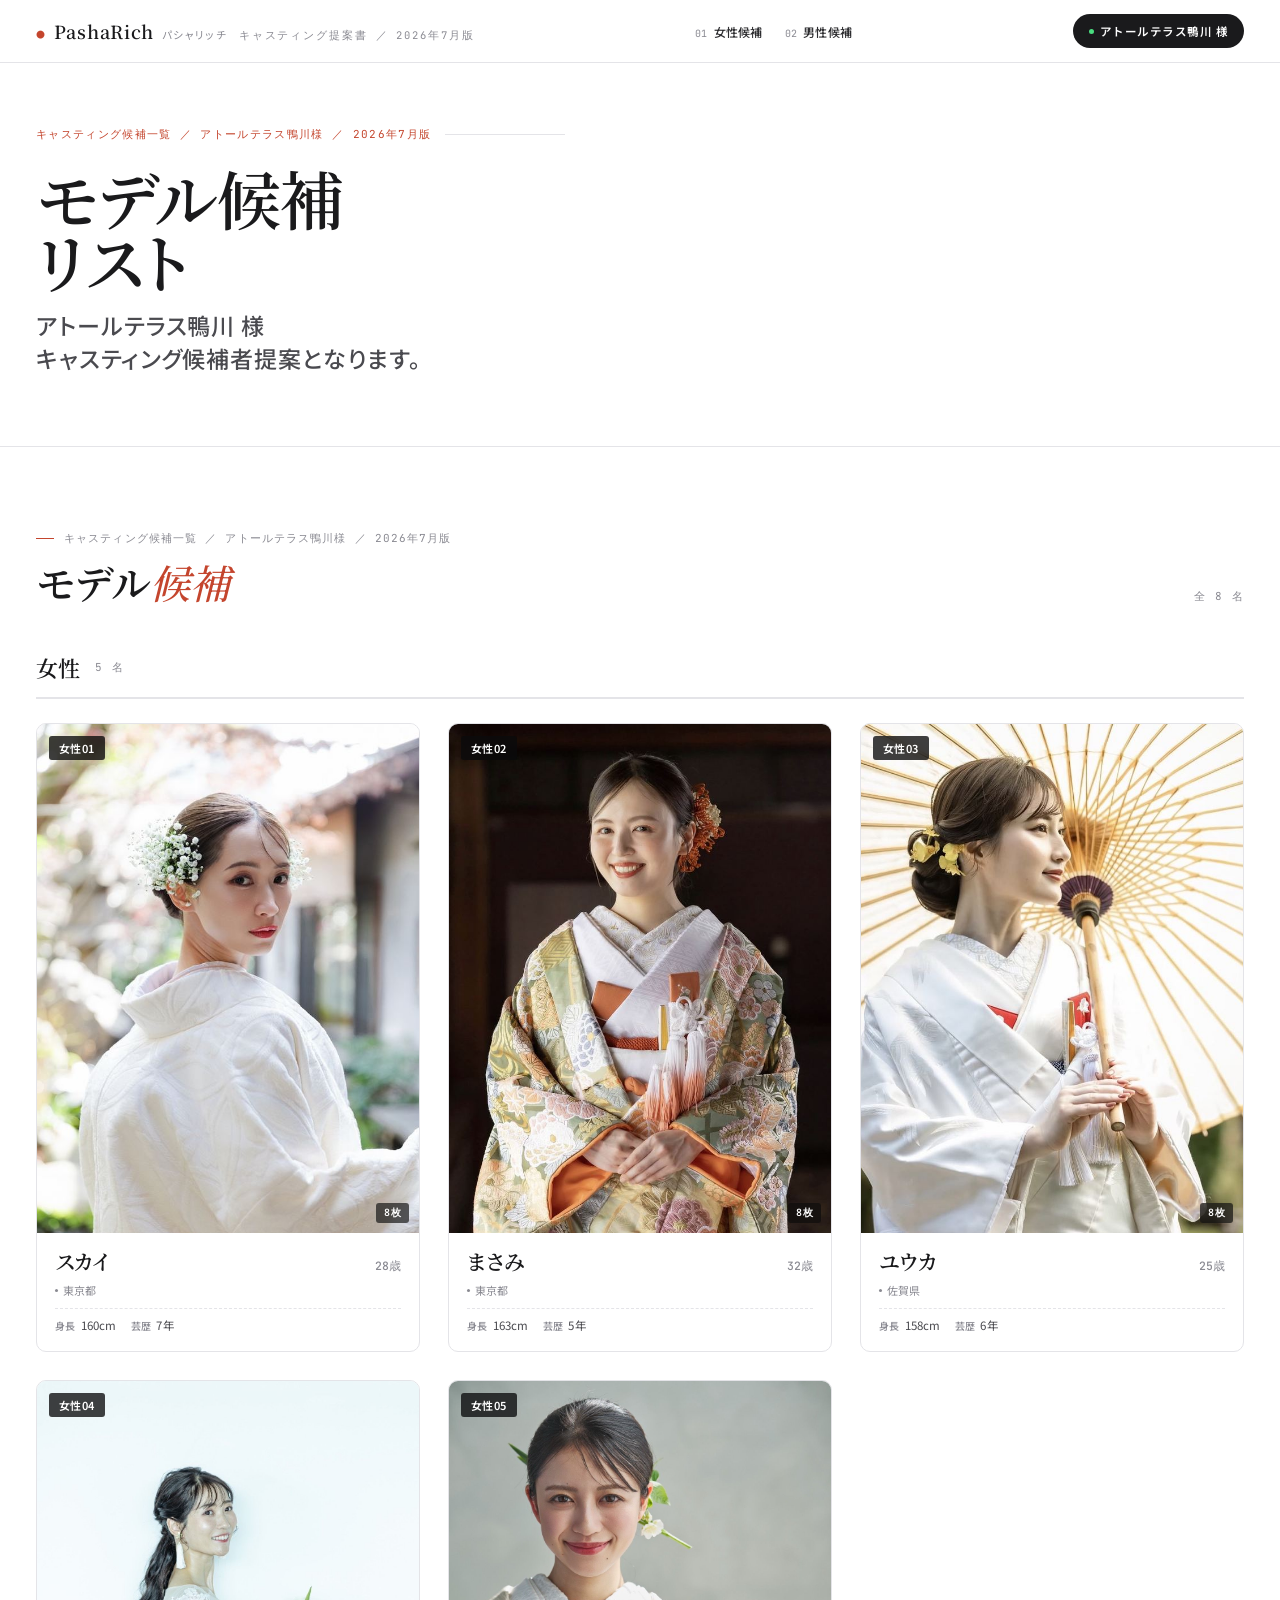
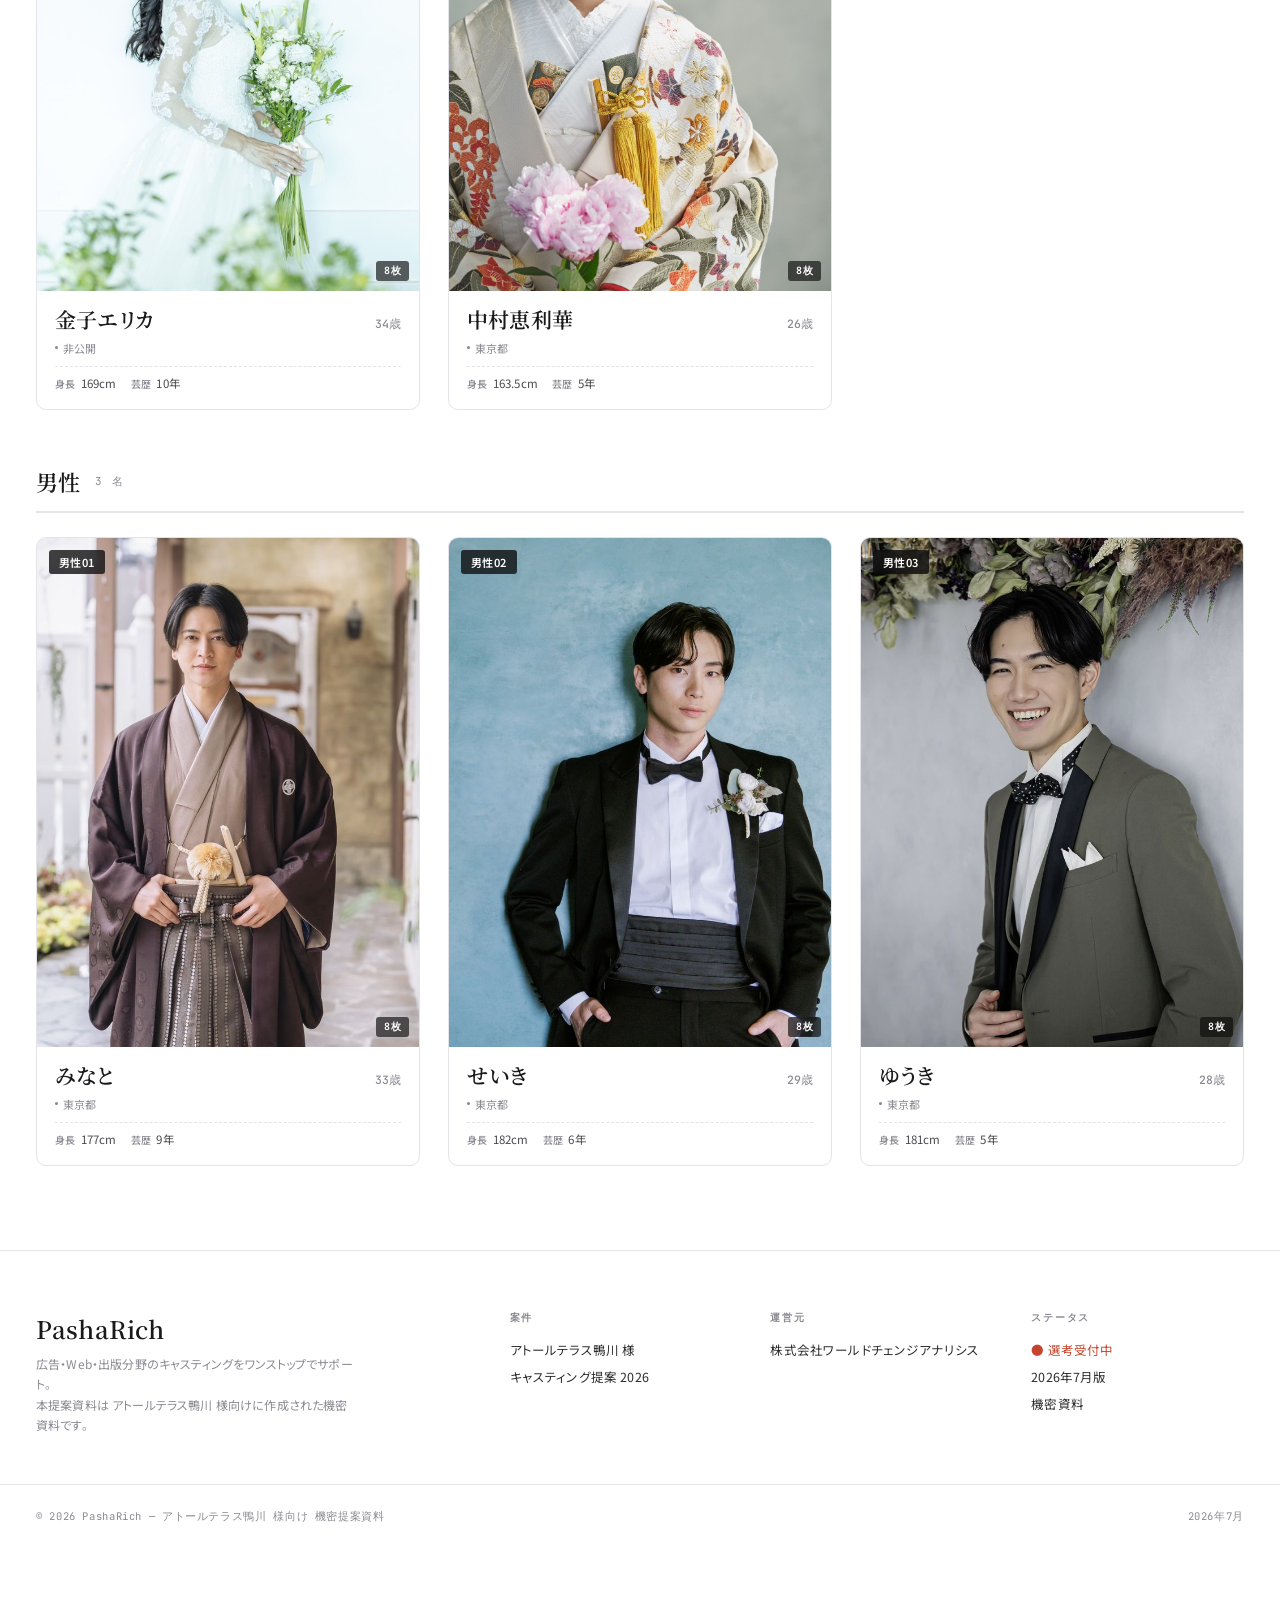
<file: index.html>
<!DOCTYPE html>
<html lang="ja">
<head>
<meta charset="UTF-8" />
<meta name="viewport" content="width=device-width, initial-scale=1.0" />
<title>モデル候補リスト｜アトールテラス鴨川 様 ご提案資料</title>
<link rel="preconnect" href="https://fonts.googleapis.com">
<link rel="preconnect" href="https://fonts.gstatic.com" crossorigin>
<link href="https://fonts.googleapis.com/css2?family=Noto+Sans+JP:wght@300;400;500;600;700&family=Noto+Serif+JP:wght@400;500;600;700&family=JetBrains+Mono:wght@400;500;600&display=swap" rel="stylesheet">
<link rel="stylesheet" href="styles.css">
</head>
<body>

<!-- ====== Nav ====== -->
<header class="nav">
  <div class="nav-inner">
    <div class="brand">
      <span class="brand-mark">PashaRich<span class="brand-jp">パシャリッチ</span></span>
      <span class="brand-sub">キャスティング提案書 ／ 2026年7月版</span>
    </div>
    <nav class="nav-links">
      <a class="nav-link" href="#female"><span class="num">01</span>女性候補</a>
      <a class="nav-link" href="#male"><span class="num">02</span>男性候補</a>
    </nav>
    <button class="nav-cta">
      <span class="dot"></span>
      アトールテラス鴨川 様
    </button>
  </div>
</header>

<!-- ====== Hero ====== -->
<section class="hero">
  <div>
    <p class="hero-eyebrow">キャスティング候補一覧 ／ アトールテラス鴨川様 ／ 2026年7月版</p>
    <h1 class="hero-title" style="font-size:clamp(36px,5vw,72px)">
      モデル候補<br>リスト<br>
      <span class="small">アトールテラス鴨川 様<br>キャスティング候補者提案となります。</span>
    </h1>
  </div>
</section>

<!-- ====== Models ====== -->
<section class="section">
  <div class="section-head" style="align-items:flex-end">
    <div>
      <div class="section-num">キャスティング候補一覧 ／ アトールテラス鴨川様 ／ 2026年7月版</div>
      <h2 class="section-title">モデル<em>候補</em></h2>
    </div>
    <div class="section-tail">全 8 名</div>
  </div>

  <!-- 女性 -->
  <div class="gender-block" id="female">
    <div class="gender-head">
      <span class="gender-badge">女性</span>
      <span class="gender-count">5 名</span>
    </div>
    <div id="gridFemale" class="grid"></div>
  </div>

  <!-- 男性 -->
  <div class="gender-block" id="male" style="margin-top:56px">
    <div class="gender-head">
      <span class="gender-badge">男性</span>
      <span class="gender-count">3 名</span>
    </div>
    <div id="gridMale" class="grid"></div>
  </div>
</section>

<!-- ====== Footer ====== -->
<footer>
  <div class="foot">
    <div>
      <div class="foot-brand">PashaRich</div>
      <p class="foot-tag">広告・Web・出版分野のキャスティングをワンストップでサポート。<br>
      本提案資料は アトールテラス鴨川 様向けに作成された機密資料です。</p>
    </div>
    <div class="foot-col">
      <h4>案件</h4>
      <p>アトールテラス鴨川 様</p>
      <p>キャスティング提案 2026</p>
    </div>
    <div class="foot-col" style="color:rgb(123,123,130);font-size:12.5px">
      <h4>運営元</h4>
      <p>株式会社ワールドチェンジアナリシス</p>
    </div>
    <div class="foot-col">
      <h4>ステータス</h4>
      <p style="color:var(--accent)">● 選考受付中</p>
      <p>2026年7月版</p>
      <p>機密資料</p>
    </div>
  </div>
  <div class="foot-row">
    <span>© 2026 PashaRich — アトールテラス鴨川 様向け 機密提案資料</span>
    <span>2026年7月</span>
  </div>
</footer>

<!-- ====== Lightbox ====== -->
<div class="lb" id="lb" role="dialog" aria-modal="true">
  <div class="lb-inner">
    <div class="lb-top">
      <div class="lb-id" id="lbId"><span class="accent">女性01</span></div>
      <div class="lb-actions">
        <button class="lb-close" id="lbClose" aria-label="閉じる">✕</button>
      </div>
    </div>
    <div class="lb-body">
      <div class="lb-gallery">
        <div class="lb-main" id="lbMain"></div>
        <div class="lb-strip" id="lbStrip"></div>
      </div>
      <div class="lb-info">
        <div class="lb-name-row">
          <h2 class="lb-name" id="lbName">スカイ <span class="age">28歳</span></h2>
          <p class="lb-loc" id="lbLoc">東京都</p>
        </div>

        <div class="specs">
          <div class="spec">
            <div class="spec-l">身長</div>
            <div class="spec-v"><span id="lbHeight">160</span><span class="u">cm</span></div>
          </div>
          <div class="spec">
            <div class="spec-l">年齢</div>
            <div class="spec-v"><span id="lbAge">28</span><span class="u" id="lbAgeUnit">歳</span></div>
          </div>
          <div class="spec">
            <div class="spec-l">サイズ</div>
            <div class="spec-v size" id="lbSize">B 78 / W 58 / H 86</div>
          </div>
          <div class="spec" id="specShoe">
            <div class="spec-l">シューズ</div>
            <div class="spec-v"><span id="lbShoe">23.5cm</span></div>
          </div>
          <div class="spec" id="specExp">
            <div class="spec-l">芸歴</div>
            <div class="spec-v"><span id="lbExp">7年</span></div>
          </div>
          <div class="spec">
            <div class="spec-l">在住地</div>
            <div class="spec-v loc" id="lbLocSpec">東京都</div>
          </div>
          <div class="spec" id="specHair" style="display:none">
            <div class="spec-l">ヘアカラー</div>
            <div class="spec-v"><span id="lbHair"></span></div>
          </div>
          <div class="spec" id="specEye" style="display:none">
            <div class="spec-l">瞳カラー</div>
            <div class="spec-v"><span id="lbEye"></span></div>
          </div>
          <div class="spec" id="specClothes" style="display:none">
            <div class="spec-l">お洋服サイズ</div>
            <div class="spec-v"><span id="lbClothes"></span></div>
          </div>
        </div>

        <!-- 出演可能日 -->
        <div class="lb-schedule" id="lbSchedule">
          <div class="lb-schedule-label">SCHEDULE</div>
          <div class="lb-schedule-title">出演可能日</div>
          <div class="lb-schedule-cards" id="lbScheduleCards"></div>
        </div>

        <!-- 実績（女性のみ） -->
        <div class="lb-achievements" id="lbAchievements">
          <div class="lb-ach-title" id="lbAchTitle">ブライダルモデル活動実績</div>
          <ul class="lb-ach-list" id="lbAchList"></ul>
        </div>

        <div class="lb-actions-bottom">
          <button class="lb-btn" id="lbPrev"><span style="font-family:var(--mono)">←</span> 前のモデル</button>
          <button class="lb-btn" id="lbNext">次のモデル <span style="font-family:var(--mono)">→</span></button>
        </div>
      </div>
    </div>
    <div class="lb-bottom">
      <span class="lb-hint">操作：<kbd>←</kbd><kbd>→</kbd> 写真切替 ／ <kbd>↑</kbd><kbd>↓</kbd> モデル切替 ／ <kbd>Esc</kbd> 閉じる</span>
      <span class="lb-hint">サムネイルをクリックで写真切替</span>
    </div>
  </div>
</div>

<script src="photos.js"></script>
<script src="app.js?v=10221000"></script>
</body>
</html>
</file>
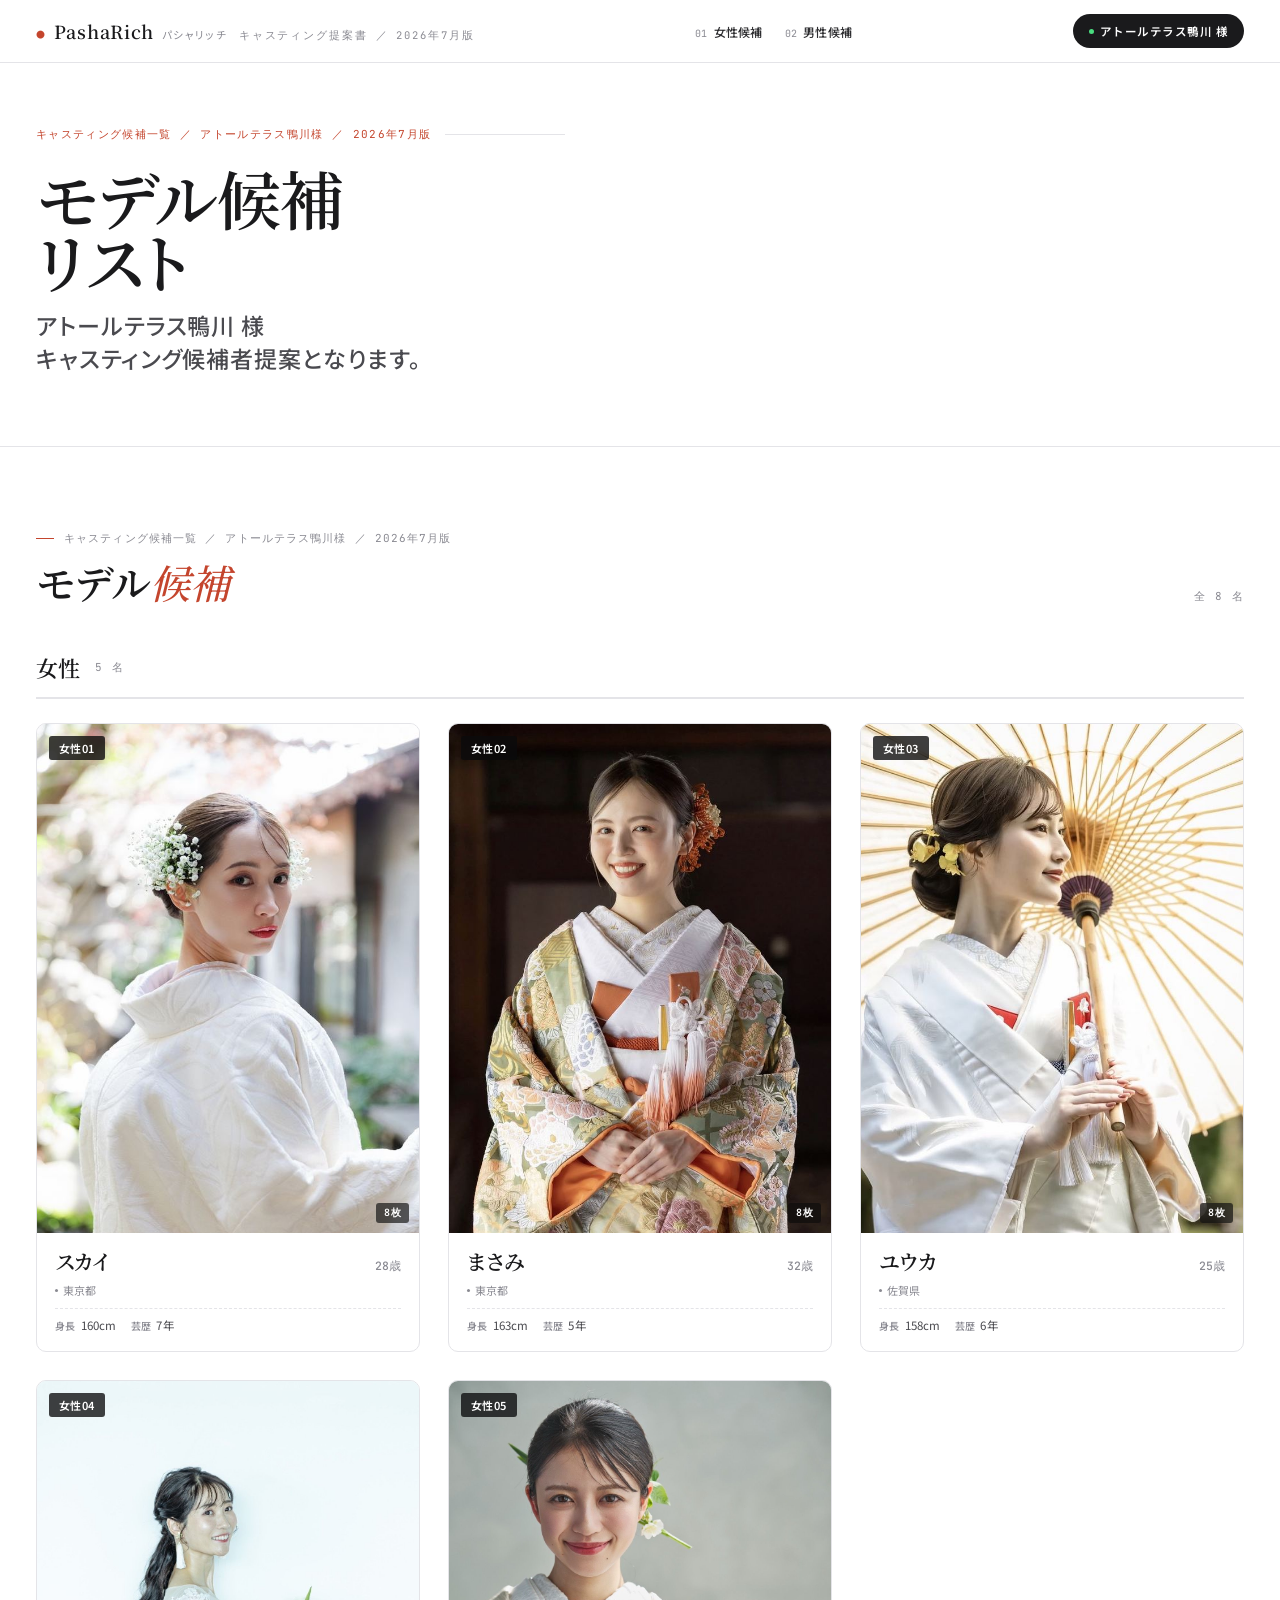
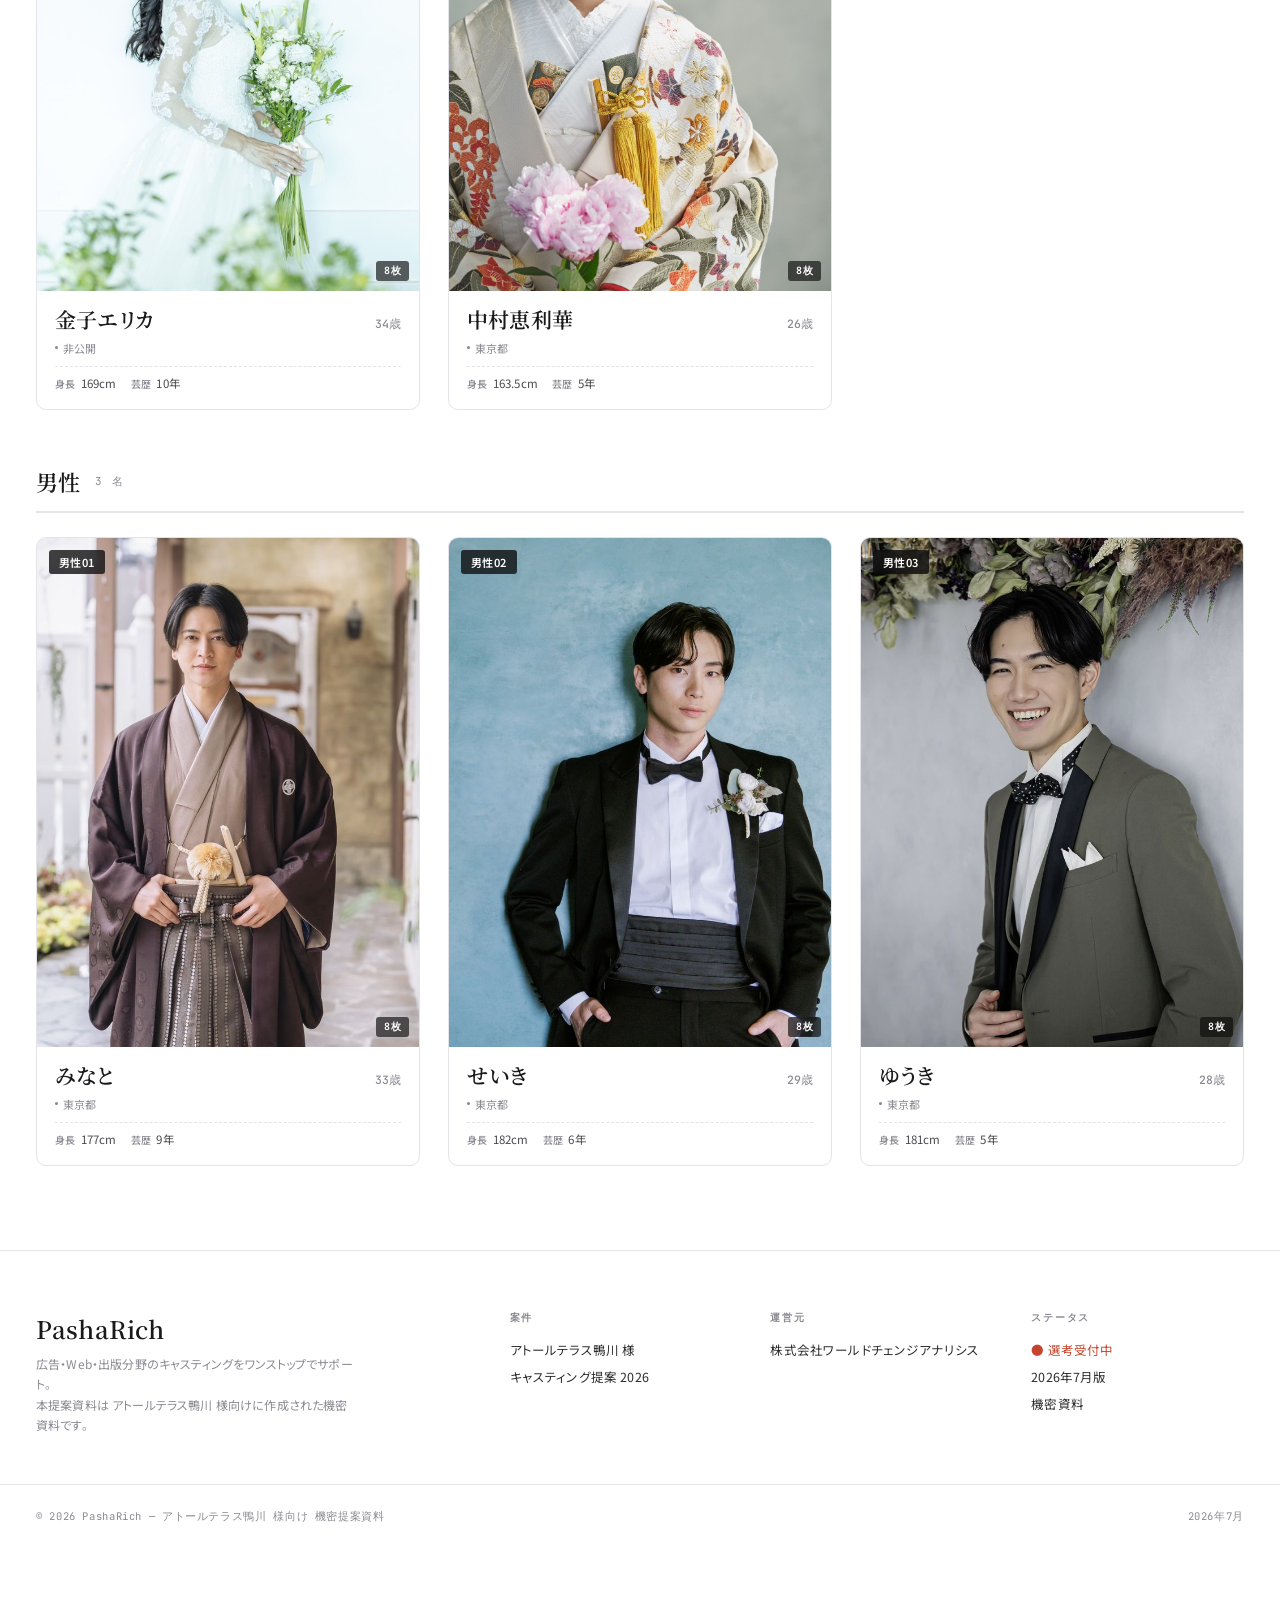
<file: モデル候補リスト.html>
<!DOCTYPE html>
<html lang="ja">
<head>
<meta charset="UTF-8" />
<meta name="viewport" content="width=device-width, initial-scale=1.0" />
<title>モデル候補リスト｜アトールテラス鴨川 様 ご提案資料</title>
<link rel="preconnect" href="https://fonts.googleapis.com">
<link rel="preconnect" href="https://fonts.gstatic.com" crossorigin>
<link href="https://fonts.googleapis.com/css2?family=Noto+Sans+JP:wght@300;400;500;600;700&family=Noto+Serif+JP:wght@400;500;600;700&family=JetBrains+Mono:wght@400;500;600&display=swap" rel="stylesheet">
<link rel="stylesheet" href="styles.css">
</head>
<body>

<!-- ====== Nav ====== -->
<header class="nav">
  <div class="nav-inner">
    <div class="brand">
      <span class="brand-mark">PashaRich<span class="brand-jp">パシャリッチ</span></span>
      <span class="brand-sub">キャスティング提案書 ／ 2026年7月版</span>
    </div>
    <nav class="nav-links">
      <a class="nav-link" href="#female"><span class="num">01</span>女性候補</a>
      <a class="nav-link" href="#male"><span class="num">02</span>男性候補</a>
    </nav>
    <button class="nav-cta">
      <span class="dot"></span>
      アトールテラス鴨川 様
    </button>
  </div>
</header>

<!-- ====== Hero ====== -->
<section class="hero">
  <div>
    <p class="hero-eyebrow">キャスティング候補一覧 ／ アトールテラス鴨川様 ／ 2026年7月版</p>
    <h1 class="hero-title" style="font-size:clamp(36px,5vw,72px)">
      モデル候補<br>リスト<br>
      <span class="small">アトールテラス鴨川 様<br>キャスティング候補者提案となります。</span>
    </h1>
  </div>
</section>

<!-- ====== Models ====== -->
<section class="section">
  <div class="section-head" style="align-items:flex-end">
    <div>
      <div class="section-num">キャスティング候補一覧 ／ アトールテラス鴨川様 ／ 2026年7月版</div>
      <h2 class="section-title">モデル<em>候補</em></h2>
    </div>
    <div class="section-tail">全 8 名</div>
  </div>

  <!-- 女性 -->
  <div class="gender-block" id="female">
    <div class="gender-head">
      <span class="gender-badge">女性</span>
      <span class="gender-count">5 名</span>
    </div>
    <div id="gridFemale" class="grid"></div>
  </div>

  <!-- 男性 -->
  <div class="gender-block" id="male" style="margin-top:56px">
    <div class="gender-head">
      <span class="gender-badge">男性</span>
      <span class="gender-count">3 名</span>
    </div>
    <div id="gridMale" class="grid"></div>
  </div>
</section>

<!-- ====== Footer ====== -->
<footer>
  <div class="foot">
    <div>
      <div class="foot-brand">PashaRich</div>
      <p class="foot-tag">広告・Web・出版分野のキャスティングをワンストップでサポート。<br>
      本提案資料は アトールテラス鴨川 様向けに作成された機密資料です。</p>
    </div>
    <div class="foot-col">
      <h4>案件</h4>
      <p>アトールテラス鴨川 様</p>
      <p>キャスティング提案 2026</p>
    </div>
    <div class="foot-col" style="color:rgb(123,123,130);font-size:12.5px">
      <h4>運営元</h4>
      <p>株式会社ワールドチェンジアナリシス</p>
    </div>
    <div class="foot-col">
      <h4>ステータス</h4>
      <p style="color:var(--accent)">● 選考受付中</p>
      <p>2026年7月版</p>
      <p>機密資料</p>
    </div>
  </div>
  <div class="foot-row">
    <span>© 2026 PashaRich — アトールテラス鴨川 様向け 機密提案資料</span>
    <span>2026年7月</span>
  </div>
</footer>

<!-- ====== Lightbox ====== -->
<div class="lb" id="lb" role="dialog" aria-modal="true">
  <div class="lb-inner">
    <div class="lb-top">
      <div class="lb-id" id="lbId"><span class="accent">女性01</span></div>
      <div class="lb-actions">
        <button class="lb-close" id="lbClose" aria-label="閉じる">✕</button>
      </div>
    </div>
    <div class="lb-body">
      <div class="lb-gallery">
        <div class="lb-main" id="lbMain"></div>
        <div class="lb-strip" id="lbStrip"></div>
      </div>
      <div class="lb-info">
        <div class="lb-name-row">
          <h2 class="lb-name" id="lbName">スカイ <span class="age">28歳</span></h2>
          <p class="lb-loc" id="lbLoc">東京都</p>
        </div>

        <div class="specs">
          <div class="spec">
            <div class="spec-l">身長</div>
            <div class="spec-v"><span id="lbHeight">160</span><span class="u">cm</span></div>
          </div>
          <div class="spec">
            <div class="spec-l">年齢</div>
            <div class="spec-v"><span id="lbAge">28</span><span class="u" id="lbAgeUnit">歳</span></div>
          </div>
          <div class="spec">
            <div class="spec-l">サイズ</div>
            <div class="spec-v size" id="lbSize">B 78 / W 58 / H 86</div>
          </div>
          <div class="spec" id="specShoe">
            <div class="spec-l">シューズ</div>
            <div class="spec-v"><span id="lbShoe">23.5cm</span></div>
          </div>
          <div class="spec" id="specExp">
            <div class="spec-l">芸歴</div>
            <div class="spec-v"><span id="lbExp">7年</span></div>
          </div>
          <div class="spec">
            <div class="spec-l">在住地</div>
            <div class="spec-v loc" id="lbLocSpec">東京都</div>
          </div>
          <div class="spec" id="specHair" style="display:none">
            <div class="spec-l">ヘアカラー</div>
            <div class="spec-v"><span id="lbHair"></span></div>
          </div>
          <div class="spec" id="specEye" style="display:none">
            <div class="spec-l">瞳カラー</div>
            <div class="spec-v"><span id="lbEye"></span></div>
          </div>
          <div class="spec" id="specClothes" style="display:none">
            <div class="spec-l">お洋服サイズ</div>
            <div class="spec-v"><span id="lbClothes"></span></div>
          </div>
        </div>

        <!-- 出演可能日 -->
        <div class="lb-schedule" id="lbSchedule">
          <div class="lb-schedule-label">SCHEDULE</div>
          <div class="lb-schedule-title">出演可能日</div>
          <div class="lb-schedule-cards" id="lbScheduleCards"></div>
        </div>

        <!-- 実績（女性のみ） -->
        <div class="lb-achievements" id="lbAchievements">
          <div class="lb-ach-title" id="lbAchTitle">ブライダルモデル活動実績</div>
          <ul class="lb-ach-list" id="lbAchList"></ul>
        </div>

        <div class="lb-actions-bottom">
          <button class="lb-btn" id="lbPrev"><span style="font-family:var(--mono)">←</span> 前のモデル</button>
          <button class="lb-btn" id="lbNext">次のモデル <span style="font-family:var(--mono)">→</span></button>
        </div>
      </div>
    </div>
    <div class="lb-bottom">
      <span class="lb-hint">操作：<kbd>←</kbd><kbd>→</kbd> モデル切替 ／ <kbd>↑</kbd><kbd>↓</kbd> 写真切替 ／ <kbd>Esc</kbd> 閉じる</span>
      <span class="lb-hint">サムネイルをクリックで写真切替</span>
    </div>
  </div>
</div>

<script src="photos.js"></script>
<script src="app.js"></script>
</body>
</html>
</file>
<file: styles.css>
:root{
  --ink:#1a1a1c;
  --ink-2:#2d2d30;
  --ink-3:#4a4a4f;
  --muted:#8a8a92;
  --line:#e4e4e8;
  --line-2:#ececf0;
  --bg:#ffffff;
  --bg-2:#f5f5f7;
  --bg-3:#ebebee;
  --paper:#ffffff;
  --accent:#c4452d;
  --accent-2:#1f1f22;
  --gold:#a6864a;
  --shadow-sm:0 1px 2px rgba(20,15,10,.04);
  --shadow-md:0 8px 30px -10px rgba(20,15,10,.14), 0 2px 8px rgba(20,15,10,.05);
  --shadow-lg:0 40px 100px -25px rgba(20,15,10,.35), 0 12px 30px rgba(20,15,10,.10);
  --radius:4px;
  --radius-lg:10px;
  --serif:'Noto Serif JP', 'Times New Roman', serif;
  --sans:'Noto Sans JP', system-ui, -apple-system, sans-serif;
  --mono:'JetBrains Mono', 'Inter', ui-monospace, monospace;
}
*{box-sizing:border-box}
html,body{margin:0;padding:0}
body{
  font-family:var(--sans);
  background:var(--bg);
  color:var(--ink);
  -webkit-font-smoothing:antialiased;
  text-rendering:optimizeLegibility;
  font-feature-settings:"palt";
  letter-spacing:.01em;
  padding-bottom:96px;
}
img{display:block;max-width:100%}
button{font-family:inherit}

/* ========== Top nav ========== */
.nav{
  position:sticky;
  top:0;
  z-index:40;
  background:rgba(255,255,255,.88);
  backdrop-filter:saturate(180%) blur(14px);
  border-bottom:1px solid var(--line);
}
.nav-inner{
  max-width:1440px;
  margin:0 auto;
  padding:14px 36px;
  display:flex;
  align-items:center;
  justify-content:space-between;
  gap:24px;
}
.brand{
  display:flex;
  align-items:baseline;
  gap:12px;
}
.brand-mark{
  font-family:var(--serif);
  font-weight:600;
  font-size:18px;
  letter-spacing:.04em;
}
.brand-mark::before{
  content:"●";
  color:var(--accent);
  margin-right:8px;
  font-size:9px;
  vertical-align:middle;
}
.brand-jp{
  font-family:var(--sans, "Noto Sans JP", sans-serif);
  font-weight:400;
  font-size:10.5px;
  color:var(--muted);
  letter-spacing:.12em;
  margin-left:8px;
  vertical-align:middle;
}
.brand-sub{
  font-size:10.5px;
  color:var(--muted);
  letter-spacing:.18em;
  font-family:var(--mono);
  text-transform:uppercase;
}
.nav-links{
  display:flex;
  gap:22px;
  align-items:center;
}
.nav-link{
  font-size:12px;
  color:var(--ink-2);
  text-decoration:none;
  font-weight:500;
  letter-spacing:.02em;
  transition:color .15s;
  display:flex;
  align-items:baseline;
  gap:6px;
  white-space:nowrap;
}
.nav-link .num{
  font-family:var(--mono);
  font-size:10px;
  color:var(--muted);
  font-weight:400;
}
.nav-link:hover{color:var(--accent)}
.nav-cta{
  font-size:11.5px;
  font-weight:600;
  color:#fff;
  background:var(--ink);
  padding:9px 16px;
  border-radius:999px;
  letter-spacing:.04em;
  white-space:nowrap;
  display:inline-flex;
  align-items:center;
  gap:6px;
  border:none;
  cursor:pointer;
}
.nav-cta .dot{width:5px;height:5px;background:#4ade80;border-radius:50%}
@media (max-width:880px){.nav-links{display:none}}

/* ========== Hero ========== */
.hero{
  position:relative;
  max-width:1440px;
  margin:0 auto;
  padding:64px 36px 72px;
  display:grid;
  grid-template-columns:1.6fr 1fr;
  gap:48px;
  align-items:end;
  border-bottom:1px solid var(--line);
}
.hero-eyebrow{
  font-family:var(--mono);
  font-size:11px;
  letter-spacing:.12em;
  color:var(--accent);
  margin:0 0 24px;
  display:flex;
  align-items:center;
  gap:14px;
  text-transform:uppercase;
}
.hero-eyebrow::after{
  content:"";
  flex:1;
  height:1px;
  background:var(--line);
  max-width:120px;
}
.hero-title{
  font-family:var(--serif);
  font-weight:600;
  font-size:clamp(48px, 7vw, 96px);
  line-height:.98;
  margin:0;
  letter-spacing:-.01em;
}
.hero-title em{
  font-style:italic;
  color:var(--accent);
  font-weight:500;
}
.hero-title .small{
  display:block;
  font-size:.36em;
  font-family:var(--sans);
  font-weight:500;
  color:var(--ink-3);
  letter-spacing:.04em;
  margin-top:18px;
  line-height:1.4;
  max-width:560px;
}
.hero-meta{
  border-top:1px solid var(--ink);
  padding-top:22px;
  display:grid;
  grid-template-columns:1fr 1fr;
  gap:18px 24px;
  font-size:12.5px;
}
.hero-meta .label{
  font-family:var(--mono);
  font-size:10px;
  letter-spacing:.1em;
  color:var(--muted);
  margin-bottom:5px;
  text-transform:uppercase;
}
.hero-meta .value{
  font-weight:600;
  color:var(--ink);
  line-height:1.45;
}
.hero-meta .value .em{color:var(--accent)}
@media (max-width:980px){
  .hero{grid-template-columns:1fr;gap:36px}
}

/* ========== Section base ========== */
.section{
  max-width:1440px;
  margin:0 auto;
  padding:84px 36px;
  border-bottom:1px solid var(--line);
}
.section-head{
  display:flex;
  align-items:flex-end;
  justify-content:space-between;
  gap:32px;
  margin-bottom:48px;
}
.section-num{
  font-family:var(--mono);
  font-size:11px;
  letter-spacing:.1em;
  color:var(--muted);
  margin-bottom:14px;
  display:flex;
  align-items:center;
  gap:10px;
  text-transform:uppercase;
}
.section-num::before{
  content:"";
  width:18px;
  height:1px;
  background:var(--accent);
}
.section-title{
  font-family:var(--serif);
  font-size:40px;
  font-weight:600;
  margin:0;
  letter-spacing:-.005em;
  line-height:1.1;
}
.section-title em{font-style:italic;color:var(--accent);font-weight:500}
.section-sub{
  font-size:13.5px;
  color:var(--muted);
  max-width:380px;
  line-height:1.7;
  margin:0;
}
.section-tail{
  font-family:var(--mono);
  font-size:11px;
  color:var(--muted);
  letter-spacing:.12em;
  display:flex;
  align-items:center;
  gap:8px;
  white-space:nowrap;
}

/* ========== Brief ribbon ========== */
.brief{
  display:grid;
  grid-template-columns:repeat(4,1fr);
  gap:0;
  border:1px solid var(--line);
  background:var(--paper);
  border-radius:var(--radius-lg);
  overflow:hidden;
}
.brief-cell{
  padding:24px 26px;
  border-right:1px solid var(--line);
  position:relative;
}
.brief-cell:last-child{border-right:none}
.brief-cell.accent{background:linear-gradient(180deg, #fff7f3 0%, var(--paper) 100%)}
.brief-cell .b-label{
  font-family:var(--sans);
  font-size:11px;
  font-weight:600;
  letter-spacing:.04em;
  color:var(--ink-2);
  margin-bottom:14px;
  display:block;
}
.brief-cell .b-label .ja{
  display:block;
  font-family:var(--sans);
  font-size:11px;
  letter-spacing:.06em;
  color:var(--ink-3);
  margin-top:3px;
  text-transform:none;
  font-weight:500;
}
.brief-cell .b-value{
  display:flex;
  align-items:baseline;
  gap:6px;
}
.brief-cell .b-num{
  font-family:var(--serif);
  font-size:44px;
  font-weight:600;
  line-height:1;
  letter-spacing:-.02em;
}
.brief-cell.accent .b-num{color:var(--accent)}
.brief-cell .b-unit{
  font-size:12.5px;
  color:var(--ink-3);
  font-weight:500;
}
.brief-cell .b-note{
  font-size:11.5px;
  color:var(--muted);
  margin-top:8px;
  line-height:1.5;
}
@media (max-width:880px){
  .brief{grid-template-columns:repeat(2,1fr)}
  .brief-cell{border-bottom:1px solid var(--line)}
  .brief-cell:nth-child(2){border-right:none}
}

/* ========== Scenes ========== */
.scenes{
  display:grid;
  grid-template-columns:repeat(4,1fr);
  gap:14px;
}
.scene{
  background:var(--paper);
  border:1px solid var(--line);
  border-radius:var(--radius-lg);
  padding:22px 22px 20px;
  display:flex;
  flex-direction:column;
  gap:10px;
  transition:transform .2s, border-color .2s;
}
.scene:hover{transform:translateY(-2px);border-color:var(--ink-3)}
.scene-head{
  display:flex;
  align-items:center;
  justify-content:space-between;
  margin-bottom:8px;
}
.scene-no{
  font-family:var(--mono);
  font-size:10.5px;
  letter-spacing:.08em;
  white-space:nowrap;
  color:var(--accent);
  font-weight:600;
}
.scene-meta{
  font-family:var(--sans);
  font-size:10.5px;
  color:var(--muted);
  letter-spacing:.04em;
  white-space:nowrap;
  font-weight:500;
  letter-spacing:.06em;
}
.scene-name{
  font-family:var(--serif);
  font-size:21px;
  font-weight:600;
  line-height:1.25;
  margin:0;
}
.scene-cast{
  font-size:12px;
  color:var(--muted);
  margin-top:auto;
  padding-top:14px;
  border-top:1px dashed var(--line);
}
@media (max-width:880px){.scenes{grid-template-columns:repeat(2,1fr)}}

/* ========== Tabs ========== */
.tabs{
  display:inline-flex;
  align-items:center;
  background:var(--paper);
  border:1px solid var(--line);
  border-radius:999px;
  padding:5px;
  box-shadow:var(--shadow-sm);
}
.tab{
  background:transparent;
  border:none;
  padding:10px 22px;
  border-radius:999px;
  font-size:13px;
  font-weight:600;
  color:var(--muted);
  cursor:pointer;
  letter-spacing:.04em;
  display:inline-flex;
  align-items:center;
  gap:9px;
  transition:all .2s;
}
.tab .role{font-size:10.5px;font-weight:500;opacity:.7}
.tab .count{
  font-family:var(--mono);
  font-size:10px;
  background:var(--bg-3);
  color:var(--muted);
  padding:2px 7px;
  border-radius:999px;
  font-weight:600;
}
.tab.active{background:var(--ink);color:#fff}
.tab.active .count{background:rgba(255,255,255,.16);color:#fff}
.tab:not(.active):hover{color:var(--ink)}

/* ========== Gender block ========== */
.gender-block{ }
.gender-head{
  display:flex;
  align-items:center;
  gap:14px;
  margin-bottom:24px;
  padding-bottom:14px;
  border-bottom:2px solid var(--line);
}
.gender-badge{
  font-family:var(--serif);
  font-size:22px;
  font-weight:600;
  letter-spacing:.02em;
  color:var(--ink);
}
.gender-count{
  font-family:var(--mono);
  font-size:11px;
  color:var(--muted);
  letter-spacing:.12em;
}

/* ========== Model grid ========== */
.grid{
  display:grid;
  grid-template-columns:repeat(3,1fr);
  gap:28px;
}
@media (max-width:900px){.grid{grid-template-columns:repeat(2,1fr)}}
@media (max-width:600px){.grid{grid-template-columns:1fr}}

.card{
  background:var(--paper);
  border:1px solid var(--line);
  border-radius:var(--radius-lg);
  overflow:hidden;
  cursor:pointer;
  position:relative;
  display:flex;
  flex-direction:column;
  transition:transform .25s cubic-bezier(.2,.8,.2,1), box-shadow .25s, border-color .25s;
}
.card:hover{
  transform:translateY(-4px);
  box-shadow:var(--shadow-md);
  border-color:var(--ink-3);
}
.card.selected{
  border-color:var(--accent);
  box-shadow:0 0 0 3px rgba(196,69,45,.12), var(--shadow-md);
}
.card-photo{
  aspect-ratio:3/4;
  background:var(--bg-3);
  position:relative;
  overflow:hidden;
}
.card-img{
  width:100%;
  height:100%;
  object-fit:cover;
  display:block;
}
.card-img-empty{
  width:100%;
  height:100%;
  background:var(--bg-3);
}
.card-no{
  position:absolute;
  top:12px;
  left:12px;
  font-family:var(--sans);
  font-size:11px;
  font-weight:600;
  letter-spacing:.04em;
  background:rgba(11,11,12,.78);
  color:#fff;
  padding:4px 10px;
  border-radius:3px;
  z-index:2;
  white-space:nowrap;
  backdrop-filter:blur(8px);
}
.card-shots{
  position:absolute;
  bottom:12px;
  right:12px;
  background:rgba(11,11,12,.78);
  color:#fff;
  padding:5px 10px;
  border-radius:3px;
  font-size:10.5px;
  font-family:var(--sans);
  font-weight:600;
  letter-spacing:.04em;
  white-space:nowrap;
  z-index:2;
  backdrop-filter:blur(8px);
}
.card-photocount{
  position:absolute;
  bottom:10px;
  right:10px;
  font-family:var(--mono);
  font-size:10px;
  font-weight:600;
  letter-spacing:.04em;
  background:rgba(11,11,12,.65);
  color:#fff;
  padding:3px 8px;
  border-radius:3px;
  z-index:2;
  backdrop-filter:blur(6px);
  white-space:nowrap;
}
.card-body{
  padding:16px 18px 18px;
  display:flex;
  flex-direction:column;
  gap:10px;
  flex:1;
}
.card-name{
  display:flex;
  align-items:baseline;
  justify-content:space-between;
  gap:10px;
}
.card-name .nm{
  font-family:var(--serif);
  font-size:21px;
  font-weight:600;
  letter-spacing:.01em;
  line-height:1.15;
}
.card-name .age{
  font-family:var(--mono);
  font-size:11.5px;
  color:var(--muted);
  white-space:nowrap;
  font-weight:500;
}
.card-stat{
  display:flex;
  gap:14px;
  font-size:11.5px;
  color:var(--ink-3);
  padding-top:8px;
  border-top:1px dashed var(--line);
}
.card-stat span{display:flex;align-items:baseline;gap:5px;white-space:nowrap}
.card-stat .l{
  font-family:var(--sans);
  font-size:10px;
  color:var(--muted);
  letter-spacing:.04em;
  font-weight:500;
}
.card-loc{
  font-size:11px;
  color:var(--muted);
  display:flex;
  align-items:center;
  gap:5px;
  margin-top:-2px;
}
.card-loc::before{
  content:"";
  width:3px;
  height:3px;
  background:var(--muted);
  border-radius:50%;
}
.card-note{
  font-size:10.5px;
  background:#fef3e8;
  color:#9a4a14;
  padding:5px 9px;
  border-radius:3px;
  font-weight:500;
  display:inline-flex;
  align-items:center;
  gap:6px;
  margin-top:auto;
  border:1px solid #f5dcc4;
}
.card-note::before{
  content:"";
  width:5px;
  height:5px;
  background:#c2410c;
  border-radius:50%;
}

/* ========== Lightbox ========== */
.lb{
  position:fixed;
  inset:0;
  background:rgba(11,11,12,.96);
  display:none;
  z-index:100;
  opacity:0;
  transition:opacity .25s;
  overflow:hidden;
}
.lb.open{display:block;opacity:1}
.lb-inner{
  height:100vh;
  display:grid;
  grid-template-rows:auto 1fr auto;
  color:#fff;
}
.lb-top{
  padding:22px 36px;
  display:flex;
  align-items:center;
  justify-content:space-between;
  border-bottom:1px solid rgba(255,255,255,.08);
}
.lb-id{
  font-family:var(--mono);
  font-size:11px;
  letter-spacing:.1em;
  white-space:nowrap;
  color:rgba(255,255,255,.5);
  text-transform:uppercase;
}
.lb-id .accent{color:var(--accent)}
.lb-actions{display:flex;gap:10px;align-items:center}
.lb-btn{
  background:transparent;
  border:1px solid rgba(255,255,255,.18);
  color:#fff;
  padding:9px 16px;
  border-radius:999px;
  font-size:12px;
  font-weight:500;
  letter-spacing:.04em;
  cursor:pointer;
  transition:background .15s, border-color .15s;
  display:inline-flex;
  align-items:center;
  gap:7px;
}
.lb-btn:hover{background:rgba(255,255,255,.08);border-color:rgba(255,255,255,.32)}
.lb-btn.primary{background:var(--accent);border-color:var(--accent)}
.lb-btn.primary:hover{background:#a83b25}
.lb-btn.danger{color:#fca5a5;border-color:rgba(252,165,165,.32)}
.lb-btn.danger:hover{background:rgba(252,165,165,.08)}
.lb-close{
  background:rgba(255,255,255,.06);
  border:none;
  color:#fff;
  width:38px;
  height:38px;
  border-radius:50%;
  cursor:pointer;
  font-size:18px;
  transition:transform .2s, background .15s;
}
.lb-close:hover{background:rgba(255,255,255,.14);transform:rotate(90deg)}

.lb-body{
  display:grid;
  grid-template-columns:1.4fr 1fr;
  overflow:hidden;
  min-height:0;
}
.lb-gallery{
  position:relative;
  background:#0b0b0c;
  display:flex;
  flex-direction:column;
  overflow:hidden;
}
.lb-main{
  flex:1;
  min-height:0;
  display:flex;
  align-items:center;
  justify-content:center;
  padding:0;
  position:relative;
  background:#0b0b0c;
  overflow:hidden;
}
/* 全写真：縦横比を保ったまま枠全体に広げ、余白は黒のまま */
.lb-img-cover,
.lb-img-natural{
  width:100%;
  height:100%;
  object-fit:contain;
  border-radius:0;
  display:block;
}
.lb-strip{
  padding:14px 24px 24px;
  display:flex;
  gap:8px;
  overflow-x:auto;
  scrollbar-width:thin;
  scrollbar-color:rgba(255,255,255,.2) transparent;
}
.lb-strip::-webkit-scrollbar{height:6px}
.lb-strip::-webkit-scrollbar-thumb{background:rgba(255,255,255,.2);border-radius:3px}
.lb-thumb{
  flex-shrink:0;
  width:64px;
  height:80px;
  border-radius:3px;
  overflow:hidden;
  border:2px solid transparent;
  cursor:pointer;
  position:relative;
  background:#1c1c1f;
  transition:transform .15s, border-color .15s;
}
.lb-thumb img{width:100%;height:100%;object-fit:cover;display:block;}
.lb-thumb.active{border-color:var(--accent)}
.lb-thumb:hover{transform:translateY(-2px)}
.lb-thumb-no{
  position:absolute;
  bottom:3px;
  left:4px;
  font-family:var(--mono);
  font-size:8.5px;
  color:#fff;
  background:rgba(0,0,0,.6);
  padding:1px 4px;
  border-radius:2px;
  letter-spacing:.06em;
  pointer-events:none;
}

.lb-info{
  padding:36px 40px 32px;
  background:#131316;
  border-left:1px solid rgba(255,255,255,.06);
  overflow-y:auto;
  display:flex;
  flex-direction:column;
}
.lb-kicker{
  font-family:var(--mono);
  font-size:10.5px;
  letter-spacing:.18em;
  color:var(--accent);
  margin-bottom:14px;
  text-transform:uppercase;
}
.lb-name{
  font-family:var(--serif);
  font-size:52px;
  font-weight:600;
  line-height:1.05;
  margin:0 0 6px;
  letter-spacing:-.005em;
}
.lb-name .age{
  font-family:var(--mono);
  font-size:16px;
  color:rgba(255,255,255,.5);
  font-weight:500;
  margin-left:10px;
  letter-spacing:0;
}
.lb-loc{
  font-size:13px;
  color:rgba(255,255,255,.6);
  margin:0 0 28px;
  display:flex;
  align-items:center;
  gap:7px;
}
.lb-loc::before{
  content:"";
  width:14px;
  height:14px;
  background:url("data:image/svg+xml;utf8,<svg xmlns='http://www.w3.org/2000/svg' viewBox='0 0 24 24' fill='none' stroke='rgba(255,255,255,.6)' stroke-width='2'><path d='M12 22s8-7 8-13a8 8 0 1 0-16 0c0 6 8 13 8 13z'/><circle cx='12' cy='9' r='2.5'/></svg>") center/contain no-repeat;
}
.specs{
  border-top:1px solid rgba(255,255,255,.1);
  margin-top:8px;
}
.spec{
  display:flex;
  justify-content:space-between;
  align-items:baseline;
  gap:16px;
  padding:11px 0;
  border-bottom:1px solid rgba(255,255,255,.08);
}
.spec-l{
  font-family:var(--sans);
  font-size:11px;
  letter-spacing:.08em;
  color:rgba(255,255,255,.5);
  white-space:nowrap;
  flex-shrink:0;
}
.spec-v{font-size:16px;font-weight:600;color:#fff;text-align:right;letter-spacing:.01em}
.spec-v.size{font-size:13px;font-family:var(--mono);letter-spacing:0;line-height:1.5}
.spec-v.loc{font-size:14px;}
.spec-v .u{font-size:11px;color:rgba(255,255,255,.5);font-weight:500;margin-left:2px}

.lb-note{
  margin-top:20px;
  background:rgba(196,69,45,.12);
  border:1px solid rgba(196,69,45,.32);
  color:#fbcabd;
  padding:12px 14px;
  border-radius:6px;
  font-size:12.5px;
  display:flex;
  align-items:flex-start;
  gap:9px;
}
.lb-note::before{
  content:"!";
  flex-shrink:0;
  width:18px;
  height:18px;
  border-radius:50%;
  background:var(--accent);
  color:#fff;
  font-weight:700;
  font-size:11px;
  display:flex;
  align-items:center;
  justify-content:center;
  font-family:var(--mono);
}

.lb-shots{
  margin-top:24px;
  padding-top:24px;
  border-top:1px solid rgba(255,255,255,.1);
}
.lb-shots-l{
  font-family:var(--mono);
  font-size:10px;
  letter-spacing:.16em;
  color:rgba(255,255,255,.45);
  margin-bottom:12px;
  text-transform:uppercase;
}
.lb-shots-v{
  font-family:var(--serif);
  font-size:32px;
  font-weight:600;
  display:flex;
  align-items:baseline;
  gap:10px;
}
.lb-shots-v .of{
  font-family:var(--mono);
  font-size:13px;
  color:rgba(255,255,255,.5);
  font-weight:500;
}

/* ---- Name row ---- */
.lb-name-row{margin-bottom:4px}

/* ---- Schedule ---- */
.lb-schedule{
  margin-top:22px;
  padding-top:20px;
  border-top:1px solid rgba(255,255,255,.1);
}
.lb-schedule-label{
  font-family:var(--mono);
  font-size:9px;
  letter-spacing:.22em;
  color:var(--accent);
  margin-bottom:6px;
  text-transform:uppercase;
  font-weight:600;
}
.lb-schedule-title{
  font-size:17px;
  font-weight:700;
  color:#fff;
  margin-bottom:12px;
  letter-spacing:.02em;
}
.lb-schedule-cards{
  display:flex;
  flex-direction:column;
  gap:8px;
}
.avail-card{
  display:flex;
  align-items:center;
  gap:12px;
  padding:12px 16px;
  border-radius:8px;
  font-size:13px;
  font-weight:600;
}
.avail-ok{
  background:rgba(34,197,94,.12);
  border:1px solid rgba(34,197,94,.3);
}
.avail-ng{
  background:rgba(239,68,68,.1);
  border:1px solid rgba(239,68,68,.25);
}
.avail-pending{
  background:rgba(234,179,8,.1);
  border:1px solid rgba(234,179,8,.28);
}
.avail-date{
  flex:1;
  font-family:var(--mono);
  font-size:13px;
  color:rgba(255,255,255,.9);
  letter-spacing:.04em;
}
.avail-badge{
  width:26px;
  height:26px;
  border-radius:50%;
  display:flex;
  align-items:center;
  justify-content:center;
  font-size:14px;
  font-weight:700;
  flex-shrink:0;
}
.avail-ok .avail-badge{
  background:rgba(34,197,94,.25);
  color:#4ade80;
}
.avail-ng .avail-badge{
  background:rgba(239,68,68,.2);
  color:#f87171;
}
.avail-pending .avail-badge{
  background:rgba(234,179,8,.22);
  color:#facc15;
}
.avail-label{
  font-size:11.5px;
  font-weight:600;
  letter-spacing:.04em;
}
.avail-ok .avail-label{ color:#4ade80; }
.avail-ng .avail-label{ color:#f87171; }
.avail-pending .avail-label{ color:#facc15; }

/* ---- Achievements ---- */
.lb-achievements{
  margin-top:20px;
  padding-top:20px;
  border-top:1px solid rgba(255,255,255,.1);
}
.lb-ach-title{
  font-family:var(--mono);
  font-size:10px;
  letter-spacing:.16em;
  color:rgba(255,255,255,.45);
  margin-bottom:10px;
  text-transform:uppercase;
}
.lb-ach-list{
  margin:0;
  padding:0 0 0 14px;
  font-size:11.5px;
  color:rgba(255,255,255,.7);
  line-height:1.9;
  list-style:disc;
}
.lb-ach-list li::marker{color:var(--accent)}
.lb-ach-list .ach-section-title{
  list-style:none;
  margin-top:12px;
  margin-left:-14px;
  font-size:10px;
  font-family:var(--mono);
  text-transform:uppercase;
  letter-spacing:.08em;
  color:var(--accent);
  font-weight:600;
}
.lb-ach-list .ach-section-title:first-child{margin-top:4px}
.lb-ach-list .ach-note{
  list-style:none;
  margin-left:-14px;
  font-size:10.5px;
  color:rgba(255,255,255,.4);
  margin-bottom:4px;
}

/* ---- Bottom actions ---- */
.lb-actions-bottom{
  margin-top:auto;
  padding-top:28px;
  display:flex;
  gap:10px;
}
.lb-actions-bottom .lb-btn{flex:1;justify-content:center;padding:14px 20px;font-size:13px;font-weight:600}

.lb-bottom{
  padding:18px 36px;
  display:flex;
  align-items:center;
  justify-content:space-between;
  border-top:1px solid rgba(255,255,255,.08);
}
.lb-nav{
  display:flex;
  gap:10px;
  align-items:center;
}
.lb-nav-btn{
  background:rgba(255,255,255,.06);
  border:1px solid rgba(255,255,255,.12);
  color:#fff;
  padding:9px 18px;
  border-radius:999px;
  font-size:12px;
  cursor:pointer;
  letter-spacing:.04em;
  display:inline-flex;
  align-items:center;
  gap:8px;
  transition:background .15s;
}
.lb-nav-btn:hover:not(:disabled){background:rgba(255,255,255,.12)}
.lb-nav-btn:disabled{opacity:.3;cursor:not-allowed}
.lb-hint{
  font-family:var(--mono);
  font-size:10.5px;
  color:rgba(255,255,255,.4);
  letter-spacing:.1em;
}
.lb-hint kbd{
  font-family:var(--mono);
  background:rgba(255,255,255,.08);
  border:1px solid rgba(255,255,255,.14);
  padding:2px 6px;
  border-radius:3px;
  font-size:10px;
  margin:0 3px;
  color:#fff;
}

@media (max-width:960px){
  .lb-body{grid-template-columns:1fr;grid-template-rows:1.2fr 1fr}
  .lb-info{border-left:none;border-top:1px solid rgba(255,255,255,.06)}
  .lb-name{font-size:36px}
}

/* ========== Footer ========== */
.foot{
  max-width:1440px;
  margin:0 auto;
  padding:60px 36px 36px;
  display:grid;
  grid-template-columns:2fr 1fr 1fr 1fr;
  gap:48px;
  align-items:start;
}
.foot-brand{font-family:var(--serif);font-size:24px;font-weight:600}
.foot-tag{font-size:12px;color:var(--muted);margin-top:8px;max-width:320px;line-height:1.7}
.foot-col h4{
  font-family:var(--mono);
  font-size:10px;
  letter-spacing:.18em;
  color:var(--muted);
  margin:0 0 14px;
  text-transform:uppercase;
}
.foot-col p, .foot-col a{font-size:12.5px;color:var(--ink-2);margin:0 0 6px;text-decoration:none;display:block;line-height:1.7}
.foot-col a:hover{color:var(--accent)}
.foot-row{
  max-width:1440px;
  margin:0 auto;
  padding:24px 36px 32px;
  border-top:1px solid var(--line);
  display:flex;
  justify-content:space-between;
  font-family:var(--mono);
  font-size:10.5px;
  color:var(--muted);
  letter-spacing:.06em;
}
@media (max-width:880px){.foot{grid-template-columns:1fr 1fr;gap:32px}}

/* ========== Select bar ========== */
.select-bar{
  position:fixed;
  left:50%;
  bottom:18px;
  transform:translateX(-50%) translateY(140%);
  width:calc(100% - 40px);
  max-width:1180px;
  background:var(--ink);
  color:#fff;
  border-radius:14px;
  padding:14px 18px 14px 22px;
  display:flex;
  align-items:center;
  gap:18px;
  box-shadow:0 30px 80px rgba(11,11,12,.45);
  z-index:50;
  transition:transform .32s cubic-bezier(.2,.8,.2,1);
}
.select-bar.show{transform:translateX(-50%) translateY(0)}
.sb-l{
  font-family:var(--mono);
  font-size:10.5px;
  letter-spacing:.18em;
  color:rgba(255,255,255,.6);
  text-transform:uppercase;
  white-space:nowrap;
}
.sb-count{
  background:var(--accent);
  padding:2px 9px;
  border-radius:999px;
  font-family:var(--mono);
  font-size:11px;
  font-weight:700;
  margin-left:6px;
  color:#fff;
}
.sb-list{flex:1;display:flex;flex-wrap:wrap;gap:6px;overflow:hidden}
.sb-chip{
  background:rgba(255,255,255,.08);
  border:1px solid rgba(255,255,255,.14);
  padding:5px 10px 5px 12px;
  border-radius:999px;
  font-size:12px;
  display:inline-flex;
  align-items:center;
  gap:8px;
}
.sb-chip .x{
  cursor:pointer;
  color:rgba(255,255,255,.5);
  font-size:13px;
  line-height:1;
}
.sb-chip .x:hover{color:#fff}
.sb-chip .g{
  font-family:var(--mono);
  font-size:9.5px;
  background:rgba(255,255,255,.16);
  padding:1px 6px;
  border-radius:3px;
  font-weight:600;
  letter-spacing:.06em;
}
.sb-empty{color:rgba(255,255,255,.5);font-size:12.5px;font-style:italic}
.sb-cta{
  background:var(--accent);
  color:#fff;
  padding:12px 22px;
  border-radius:10px;
  font-size:12.5px;
  font-weight:600;
  border:none;
  cursor:pointer;
  letter-spacing:.06em;
  white-space:nowrap;
  display:inline-flex;
  align-items:center;
  gap:8px;
  transition:background .15s;
}
.sb-cta:hover:not(:disabled){background:#a83b25}
.sb-cta:disabled{background:#3a3a3f;cursor:not-allowed;color:rgba(255,255,255,.5)}
</file>
